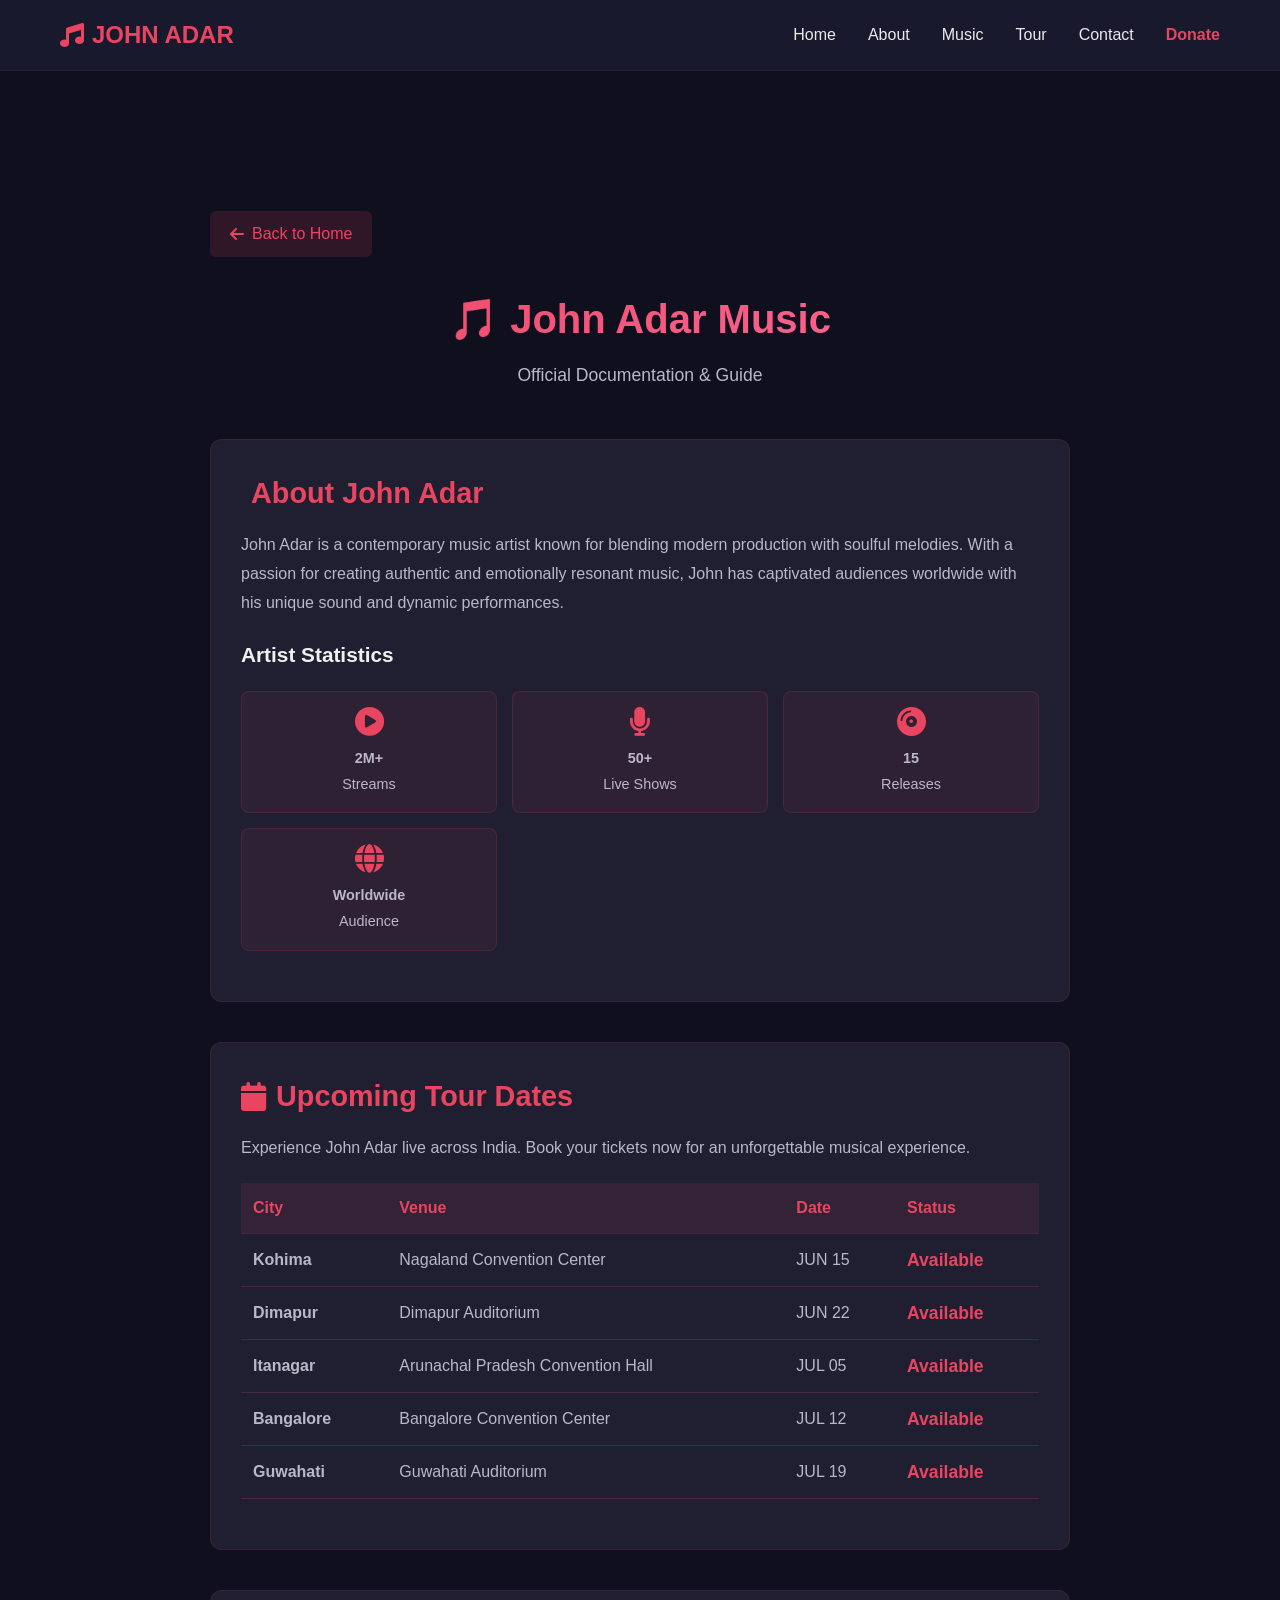
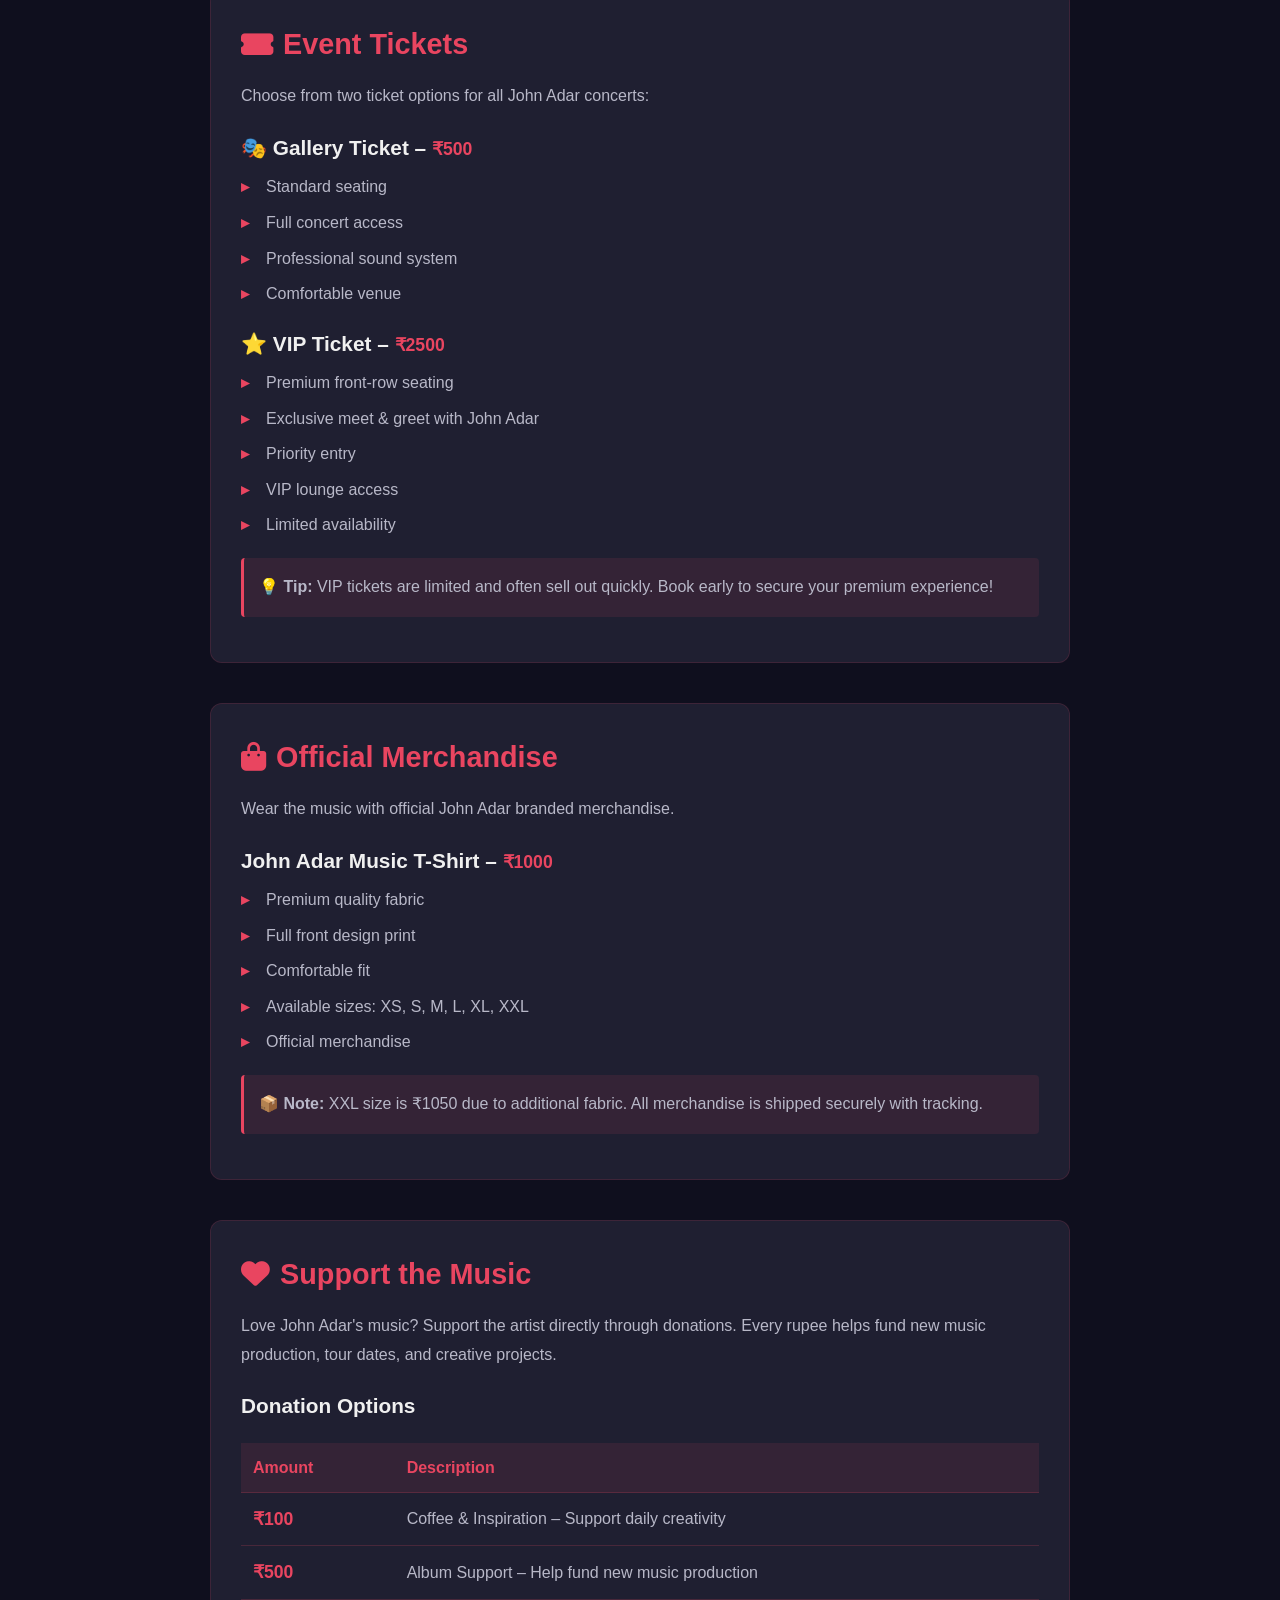
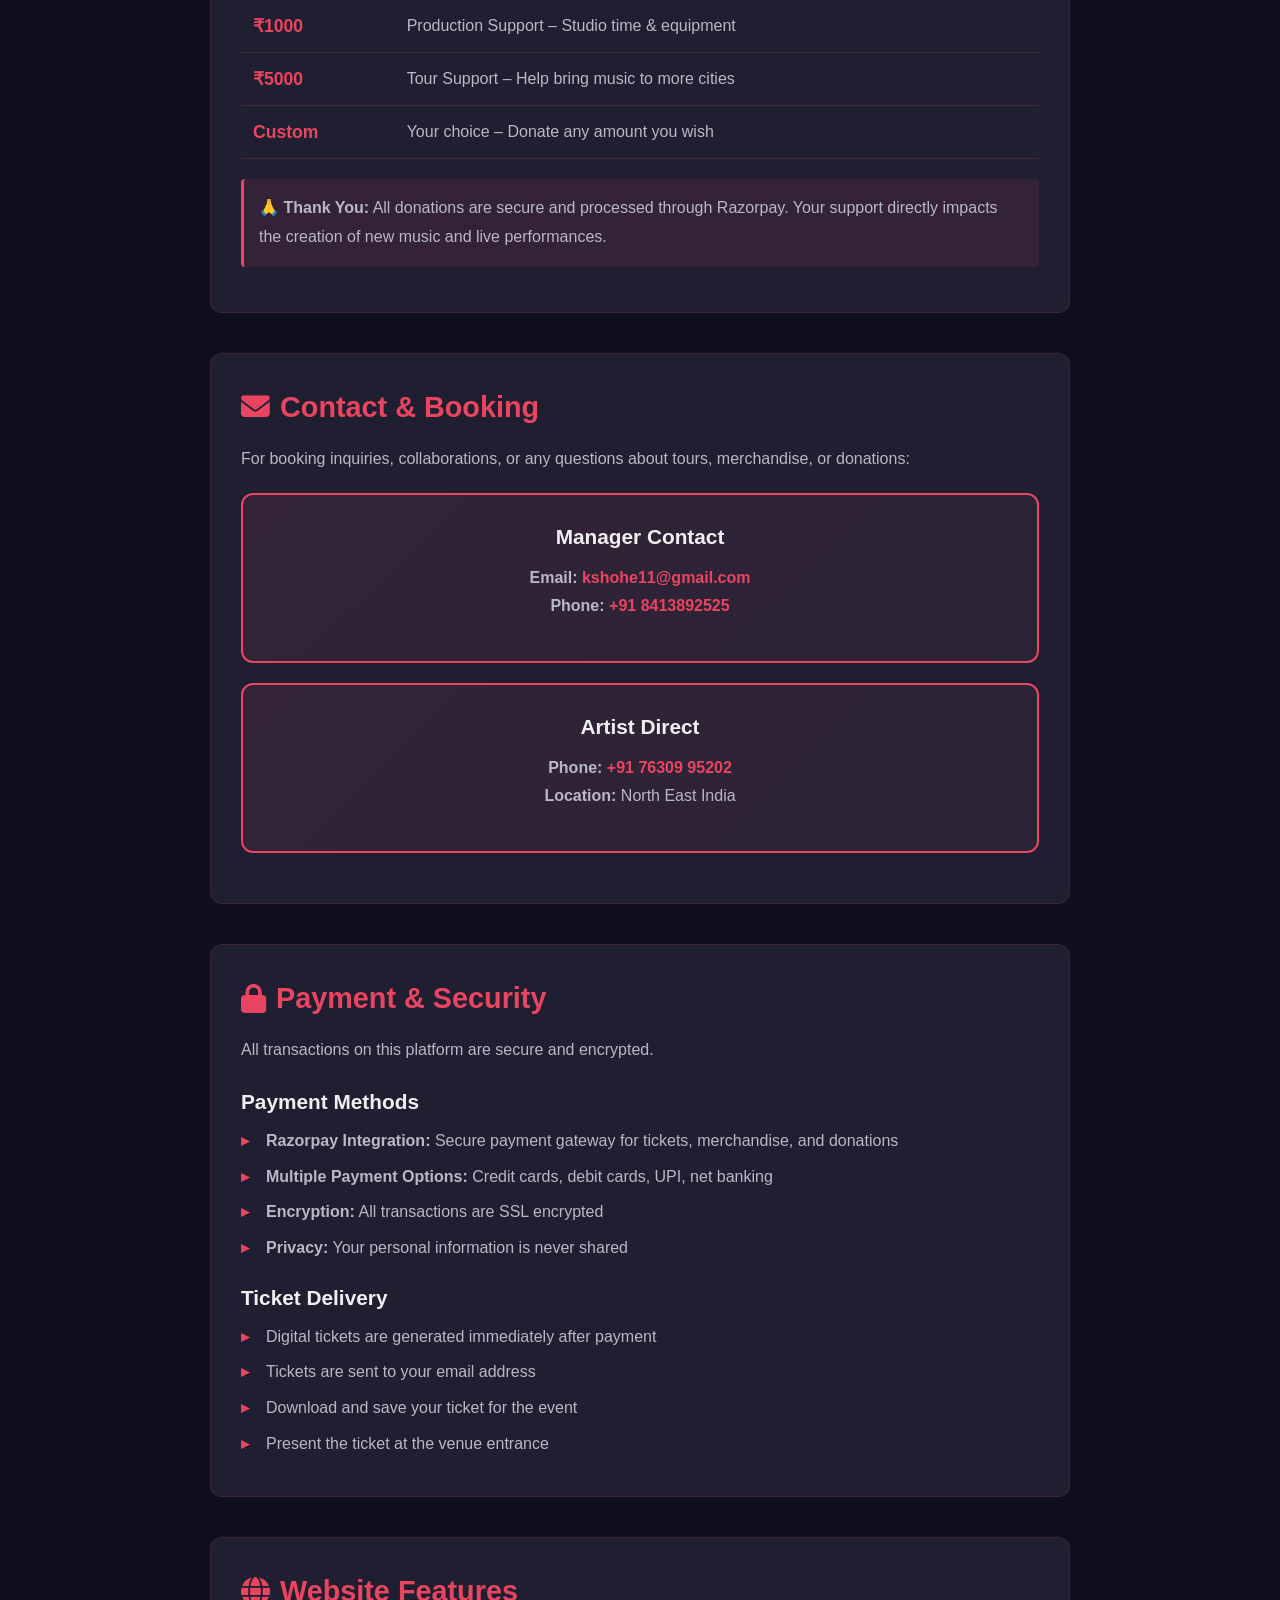
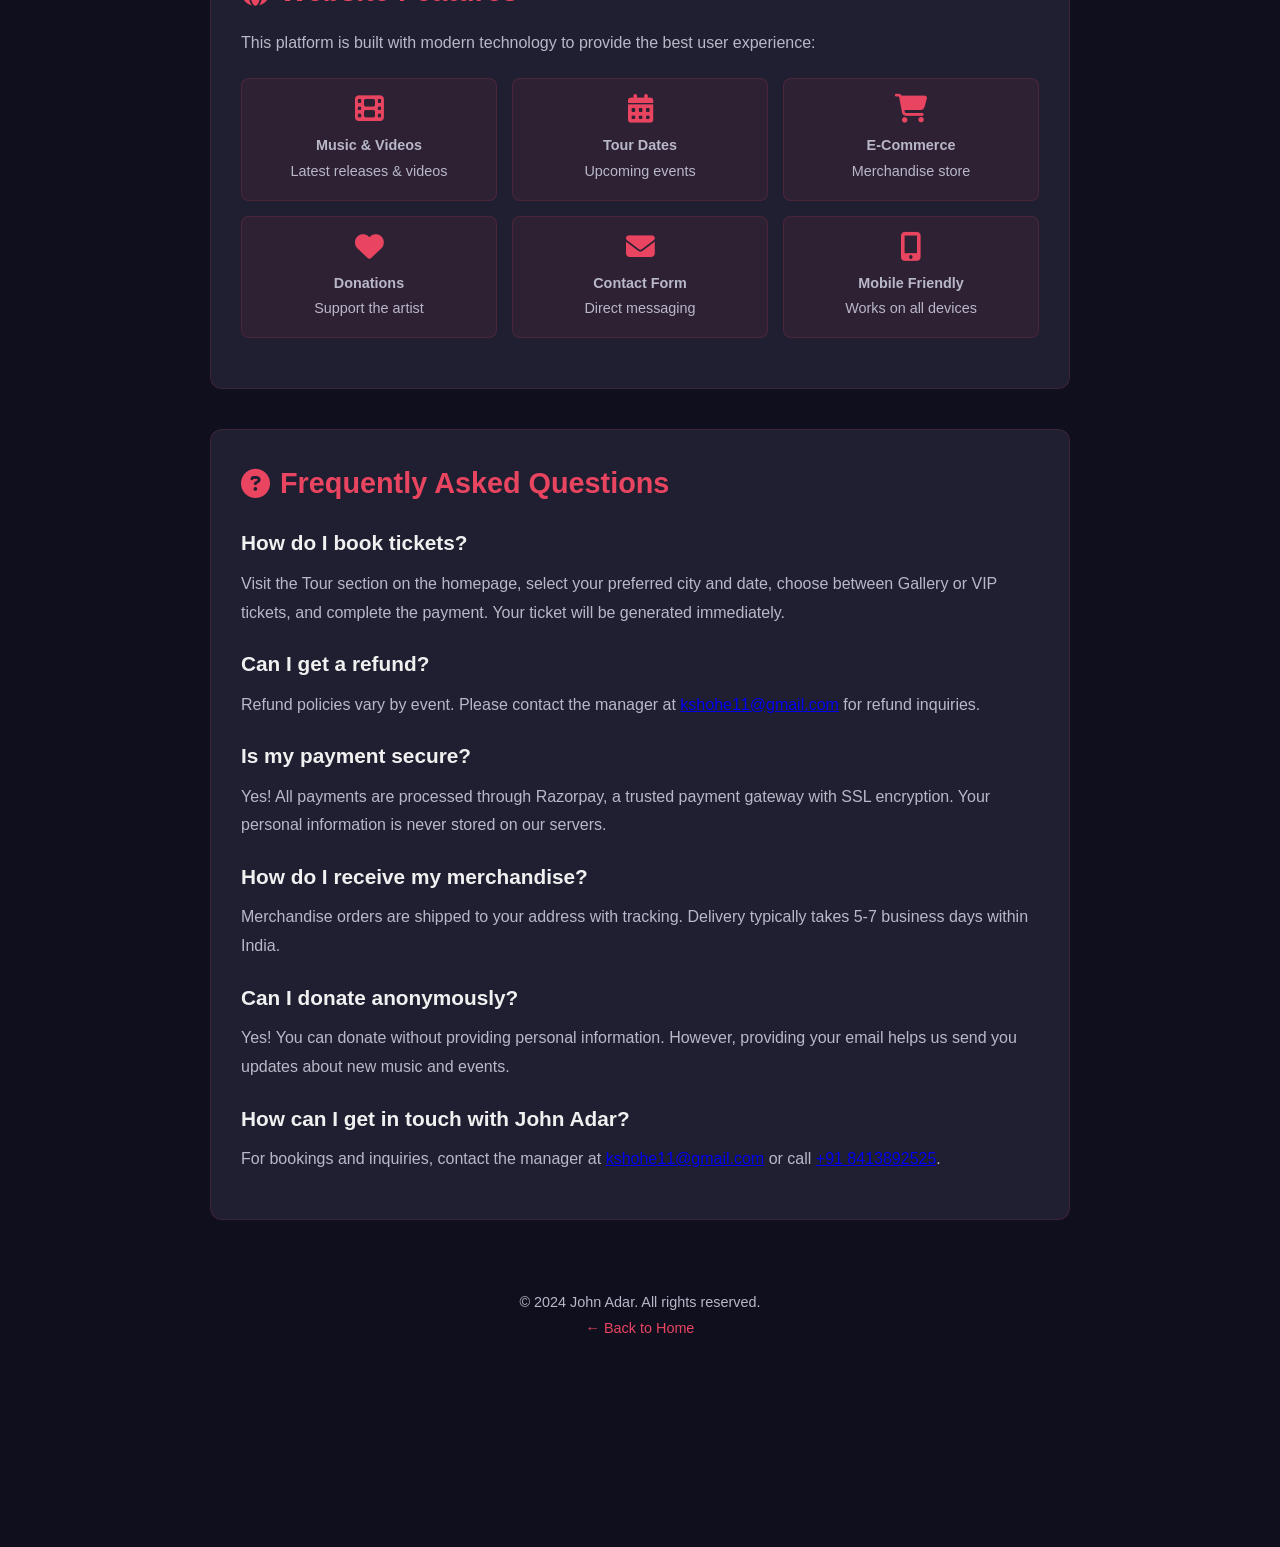
<file: documentation.html>
<!DOCTYPE html>
<html lang="en">
<head>
    <meta charset="UTF-8">
    <meta name="viewport" content="width=device-width, initial-scale=1.0">
    <meta name="description" content="John Adar Music - Official Documentation. Learn about tour dates, tickets, merchandise, and how to support the music.">
    <meta name="keywords" content="John Adar, music artist, documentation, tour dates, tickets, merchandise">
    <meta name="author" content="John Adar">
    <meta property="og:title" content="John Adar Music - Documentation">
    <meta property="og:description" content="Official documentation for John Adar's music platform, tour dates, and merchandise.">
    <meta property="og:type" content="website">
    <link rel="canonical" href="https://johnadar.github.io/John-adar-music/documentation.html">
    <link rel="icon" type="image/x-icon" href="favicon.ico">
    <title>John Adar Music - Documentation</title>
    <link rel="stylesheet" href="styles.css">
    <link rel="stylesheet" href="https://cdnjs.cloudflare.com/ajax/libs/font-awesome/6.4.0/css/all.min.css">
    <style>
        .doc-container {
            max-width: 900px;
            margin: 0 auto;
            padding: 40px 20px;
        }

        .doc-header {
            text-align: center;
            margin-bottom: 50px;
            animation: fadeInUp 0.8s ease-out;
        }

        .doc-header h1 {
            font-size: 2.5rem;
            margin-bottom: 10px;
            background: linear-gradient(135deg, #e94560, #ff6b9d);
            -webkit-background-clip: text;
            -webkit-text-fill-color: transparent;
            background-clip: text;
        }

        .doc-header p {
            color: #b8b8c8;
            font-size: 1.1rem;
        }

        .doc-section {
            margin-bottom: 40px;
            padding: 30px;
            background: rgba(42, 42, 62, 0.6);
            border: 1px solid rgba(233, 69, 96, 0.15);
            border-radius: 12px;
            animation: fadeInUp 0.8s ease-out 0.2s backwards;
        }

        .doc-section h2 {
            font-size: 1.8rem;
            color: #e94560;
            margin-bottom: 15px;
            display: flex;
            align-items: center;
            gap: 10px;
        }

        .doc-section h3 {
            font-size: 1.3rem;
            color: #f0f0f0;
            margin-top: 20px;
            margin-bottom: 10px;
        }

        .doc-section p {
            color: #b8b8c8;
            line-height: 1.8;
            margin-bottom: 15px;
        }

        .doc-section ul {
            list-style: none;
            padding-left: 0;
        }

        .doc-section li {
            color: #b8b8c8;
            margin-bottom: 10px;
            padding-left: 25px;
            position: relative;
        }

        .doc-section li:before {
            content: "▸";
            position: absolute;
            left: 0;
            color: #e94560;
            font-weight: bold;
        }

        .pricing-table {
            width: 100%;
            margin: 20px 0;
            border-collapse: collapse;
        }

        .pricing-table th,
        .pricing-table td {
            padding: 12px;
            text-align: left;
            border-bottom: 1px solid rgba(233, 69, 96, 0.2);
            color: #b8b8c8;
        }

        .pricing-table th {
            background: rgba(233, 69, 96, 0.1);
            color: #e94560;
            font-weight: 600;
        }

        .pricing-table tr:hover {
            background: rgba(233, 69, 96, 0.05);
        }

        .price-highlight {
            color: #e94560;
            font-weight: 700;
            font-size: 1.1rem;
        }

        .feature-grid {
            display: grid;
            grid-template-columns: repeat(auto-fit, minmax(200px, 1fr));
            gap: 15px;
            margin: 20px 0;
        }

        .feature-item {
            padding: 15px;
            background: rgba(233, 69, 96, 0.08);
            border: 1px solid rgba(233, 69, 96, 0.15);
            border-radius: 8px;
            text-align: center;
        }

        .feature-item i {
            font-size: 1.8rem;
            color: #e94560;
            margin-bottom: 10px;
        }

        .feature-item p {
            margin: 0;
            font-size: 0.9rem;
        }

        .contact-box {
            background: linear-gradient(135deg, rgba(233, 69, 96, 0.1), rgba(255, 107, 157, 0.05));
            border: 2px solid #e94560;
            border-radius: 12px;
            padding: 25px;
            margin: 20px 0;
            text-align: center;
        }

        .contact-box h3 {
            margin-top: 0;
        }

        .contact-box a {
            color: #e94560;
            text-decoration: none;
            font-weight: 600;
            transition: all 0.3s ease;
        }

        .contact-box a:hover {
            color: #ff6b9d;
        }

        .back-button {
            display: inline-flex;
            align-items: center;
            gap: 8px;
            padding: 10px 20px;
            background: rgba(233, 69, 96, 0.15);
            color: #e94560;
            text-decoration: none;
            border-radius: 6px;
            transition: all 0.3s ease;
            margin-bottom: 30px;
        }

        .back-button:hover {
            background: rgba(233, 69, 96, 0.25);
            transform: translateX(-4px);
        }

        @media (max-width: 768px) {
            .doc-header h1 {
                font-size: 1.8rem;
            }

            .doc-section {
                padding: 20px;
            }

            .pricing-table th,
            .pricing-table td {
                padding: 8px;
                font-size: 0.9rem;
            }
        }
    </style>
</head>
<body>
    <!-- Navigation -->
    <nav class="navbar">
        <div class="nav-container">
            <div class="nav-logo">
                <i class="fas fa-music"></i> JOHN ADAR
            </div>
            <ul class="nav-menu">
                <li><a href="index.html#home" class="nav-link">Home</a></li>
                <li><a href="index.html#about" class="nav-link">About</a></li>
                <li><a href="index.html#music" class="nav-link">Music</a></li>
                <li><a href="index.html#tour" class="nav-link">Tour</a></li>
                <li><a href="index.html#contact" class="nav-link">Contact</a></li>
                <li><a href="index.html#donate" class="nav-link donate-nav">Donate</a></li>
            </ul>
            <div class="hamburger">
                <span></span>
                <span></span>
                <span></span>
            </div>
        </div>
    </nav>

    <!-- Documentation Content -->
    <section style="padding-top: 100px; background-color: #0f0f1e; min-height: 100vh;">
        <div class="doc-container">
            <a href="index.html" class="back-button">
                <i class="fas fa-arrow-left"></i> Back to Home
            </a>

            <div class="doc-header">
                <h1>🎵 John Adar Music</h1>
                <p>Official Documentation & Guide</p>
            </div>

            <!-- About Section -->
            <div class="doc-section">
                <h2><i class="fas fa-user-music"></i> About John Adar</h2>
                <p>John Adar is a contemporary music artist known for blending modern production with soulful melodies. With a passion for creating authentic and emotionally resonant music, John has captivated audiences worldwide with his unique sound and dynamic performances.</p>
                
                <h3>Artist Statistics</h3>
                <div class="feature-grid">
                    <div class="feature-item">
                        <i class="fas fa-play-circle"></i>
                        <p><strong>2M+</strong><br>Streams</p>
                    </div>
                    <div class="feature-item">
                        <i class="fas fa-microphone"></i>
                        <p><strong>50+</strong><br>Live Shows</p>
                    </div>
                    <div class="feature-item">
                        <i class="fas fa-compact-disc"></i>
                        <p><strong>15</strong><br>Releases</p>
                    </div>
                    <div class="feature-item">
                        <i class="fas fa-globe"></i>
                        <p><strong>Worldwide</strong><br>Audience</p>
                    </div>
                </div>
            </div>

            <!-- Tour Dates Section -->
            <div class="doc-section">
                <h2><i class="fas fa-calendar"></i> Upcoming Tour Dates</h2>
                <p>Experience John Adar live across India. Book your tickets now for an unforgettable musical experience.</p>
                
                <table class="pricing-table">
                    <thead>
                        <tr>
                            <th>City</th>
                            <th>Venue</th>
                            <th>Date</th>
                            <th>Status</th>
                        </tr>
                    </thead>
                    <tbody>
                        <tr>
                            <td><strong>Kohima</strong></td>
                            <td>Nagaland Convention Center</td>
                            <td>JUN 15</td>
                            <td><span class="price-highlight">Available</span></td>
                        </tr>
                        <tr>
                            <td><strong>Dimapur</strong></td>
                            <td>Dimapur Auditorium</td>
                            <td>JUN 22</td>
                            <td><span class="price-highlight">Available</span></td>
                        </tr>
                        <tr>
                            <td><strong>Itanagar</strong></td>
                            <td>Arunachal Pradesh Convention Hall</td>
                            <td>JUL 05</td>
                            <td><span class="price-highlight">Available</span></td>
                        </tr>
                        <tr>
                            <td><strong>Bangalore</strong></td>
                            <td>Bangalore Convention Center</td>
                            <td>JUL 12</td>
                            <td><span class="price-highlight">Available</span></td>
                        </tr>
                        <tr>
                            <td><strong>Guwahati</strong></td>
                            <td>Guwahati Auditorium</td>
                            <td>JUL 19</td>
                            <td><span class="price-highlight">Available</span></td>
                        </tr>
                    </tbody>
                </table>
            </div>

            <!-- Ticket Pricing Section -->
            <div class="doc-section">
                <h2><i class="fas fa-ticket-alt"></i> Event Tickets</h2>
                <p>Choose from two ticket options for all John Adar concerts:</p>
                
                <h3>🎭 Gallery Ticket – <span class="price-highlight">₹500</span></h3>
                <ul>
                    <li>Standard seating</li>
                    <li>Full concert access</li>
                    <li>Professional sound system</li>
                    <li>Comfortable venue</li>
                </ul>

                <h3>⭐ VIP Ticket – <span class="price-highlight">₹2500</span></h3>
                <ul>
                    <li>Premium front-row seating</li>
                    <li>Exclusive meet & greet with John Adar</li>
                    <li>Priority entry</li>
                    <li>VIP lounge access</li>
                    <li>Limited availability</li>
                </ul>

                <p style="margin-top: 20px; padding: 15px; background: rgba(233, 69, 96, 0.1); border-left: 3px solid #e94560; border-radius: 4px;">
                    <strong>💡 Tip:</strong> VIP tickets are limited and often sell out quickly. Book early to secure your premium experience!
                </p>
            </div>

            <!-- Merchandise Section -->
            <div class="doc-section">
                <h2><i class="fas fa-shopping-bag"></i> Official Merchandise</h2>
                <p>Wear the music with official John Adar branded merchandise.</p>
                
                <h3>John Adar Music T-Shirt – <span class="price-highlight">₹1000</span></h3>
                <ul>
                    <li>Premium quality fabric</li>
                    <li>Full front design print</li>
                    <li>Comfortable fit</li>
                    <li>Available sizes: XS, S, M, L, XL, XXL</li>
                    <li>Official merchandise</li>
                </ul>

                <p style="margin-top: 20px; padding: 15px; background: rgba(233, 69, 96, 0.1); border-left: 3px solid #e94560; border-radius: 4px;">
                    <strong>📦 Note:</strong> XXL size is ₹1050 due to additional fabric. All merchandise is shipped securely with tracking.
                </p>
            </div>

            <!-- Donations Section -->
            <div class="doc-section">
                <h2><i class="fas fa-heart"></i> Support the Music</h2>
                <p>Love John Adar's music? Support the artist directly through donations. Every rupee helps fund new music production, tour dates, and creative projects.</p>
                
                <h3>Donation Options</h3>
                <table class="pricing-table">
                    <thead>
                        <tr>
                            <th>Amount</th>
                            <th>Description</th>
                        </tr>
                    </thead>
                    <tbody>
                        <tr>
                            <td><span class="price-highlight">₹100</span></td>
                            <td>Coffee & Inspiration – Support daily creativity</td>
                        </tr>
                        <tr>
                            <td><span class="price-highlight">₹500</span></td>
                            <td>Album Support – Help fund new music production</td>
                        </tr>
                        <tr>
                            <td><span class="price-highlight">₹1000</span></td>
                            <td>Production Support – Studio time & equipment</td>
                        </tr>
                        <tr>
                            <td><span class="price-highlight">₹5000</span></td>
                            <td>Tour Support – Help bring music to more cities</td>
                        </tr>
                        <tr>
                            <td><span class="price-highlight">Custom</span></td>
                            <td>Your choice – Donate any amount you wish</td>
                        </tr>
                    </tbody>
                </table>

                <p style="margin-top: 20px; padding: 15px; background: rgba(233, 69, 96, 0.1); border-left: 3px solid #e94560; border-radius: 4px;">
                    <strong>🙏 Thank You:</strong> All donations are secure and processed through Razorpay. Your support directly impacts the creation of new music and live performances.
                </p>
            </div>

            <!-- Contact Section -->
            <div class="doc-section">
                <h2><i class="fas fa-envelope"></i> Contact & Booking</h2>
                <p>For booking inquiries, collaborations, or any questions about tours, merchandise, or donations:</p>
                
                <div class="contact-box">
                    <h3>Manager Contact</h3>
                    <p>
                        <strong>Email:</strong> <a href="mailto:kshohe11@gmail.com">kshohe11@gmail.com</a><br>
                        <strong>Phone:</strong> <a href="tel:+918413892525">+91 8413892525</a>
                    </p>
                </div>

                <div class="contact-box">
                    <h3>Artist Direct</h3>
                    <p>
                        <strong>Phone:</strong> <a href="tel:+917630995202">+91 76309 95202</a><br>
                        <strong>Location:</strong> North East India
                    </p>
                </div>
            </div>

            <!-- Payment & Security Section -->
            <div class="doc-section">
                <h2><i class="fas fa-lock"></i> Payment & Security</h2>
                <p>All transactions on this platform are secure and encrypted.</p>
                
                <h3>Payment Methods</h3>
                <ul>
                    <li><strong>Razorpay Integration:</strong> Secure payment gateway for tickets, merchandise, and donations</li>
                    <li><strong>Multiple Payment Options:</strong> Credit cards, debit cards, UPI, net banking</li>
                    <li><strong>Encryption:</strong> All transactions are SSL encrypted</li>
                    <li><strong>Privacy:</strong> Your personal information is never shared</li>
                </ul>

                <h3>Ticket Delivery</h3>
                <ul>
                    <li>Digital tickets are generated immediately after payment</li>
                    <li>Tickets are sent to your email address</li>
                    <li>Download and save your ticket for the event</li>
                    <li>Present the ticket at the venue entrance</li>
                </ul>
            </div>

            <!-- Website Features Section -->
            <div class="doc-section">
                <h2><i class="fas fa-globe"></i> Website Features</h2>
                <p>This platform is built with modern technology to provide the best user experience:</p>
                
                <div class="feature-grid">
                    <div class="feature-item">
                        <i class="fas fa-film"></i>
                        <p><strong>Music & Videos</strong><br>Latest releases & videos</p>
                    </div>
                    <div class="feature-item">
                        <i class="fas fa-calendar-alt"></i>
                        <p><strong>Tour Dates</strong><br>Upcoming events</p>
                    </div>
                    <div class="feature-item">
                        <i class="fas fa-shopping-cart"></i>
                        <p><strong>E-Commerce</strong><br>Merchandise store</p>
                    </div>
                    <div class="feature-item">
                        <i class="fas fa-heart"></i>
                        <p><strong>Donations</strong><br>Support the artist</p>
                    </div>
                    <div class="feature-item">
                        <i class="fas fa-envelope"></i>
                        <p><strong>Contact Form</strong><br>Direct messaging</p>
                    </div>
                    <div class="feature-item">
                        <i class="fas fa-mobile-alt"></i>
                        <p><strong>Mobile Friendly</strong><br>Works on all devices</p>
                    </div>
                </div>
            </div>

            <!-- FAQ Section -->
            <div class="doc-section">
                <h2><i class="fas fa-question-circle"></i> Frequently Asked Questions</h2>
                
                <h3>How do I book tickets?</h3>
                <p>Visit the Tour section on the homepage, select your preferred city and date, choose between Gallery or VIP tickets, and complete the payment. Your ticket will be generated immediately.</p>

                <h3>Can I get a refund?</h3>
                <p>Refund policies vary by event. Please contact the manager at <a href="mailto:kshohe11@gmail.com">kshohe11@gmail.com</a> for refund inquiries.</p>

                <h3>Is my payment secure?</h3>
                <p>Yes! All payments are processed through Razorpay, a trusted payment gateway with SSL encryption. Your personal information is never stored on our servers.</p>

                <h3>How do I receive my merchandise?</h3>
                <p>Merchandise orders are shipped to your address with tracking. Delivery typically takes 5-7 business days within India.</p>

                <h3>Can I donate anonymously?</h3>
                <p>Yes! You can donate without providing personal information. However, providing your email helps us send you updates about new music and events.</p>

                <h3>How can I get in touch with John Adar?</h3>
                <p>For bookings and inquiries, contact the manager at <a href="mailto:kshohe11@gmail.com">kshohe11@gmail.com</a> or call <a href="tel:+918413892525">+91 8413892525</a>.</p>
            </div>

            <!-- Footer Info -->
            <div class="doc-section" style="text-align: center; border: none; background: transparent;">
                <p style="color: #b8b8c8; font-size: 0.9rem;">
                    © 2024 John Adar. All rights reserved.<br>
                    <a href="index.html" style="color: #e94560; text-decoration: none;">← Back to Home</a>
                </p>
            </div>
        </div>
    </section>

    <script src="script.js"></script>
</body>
</html>
</file>
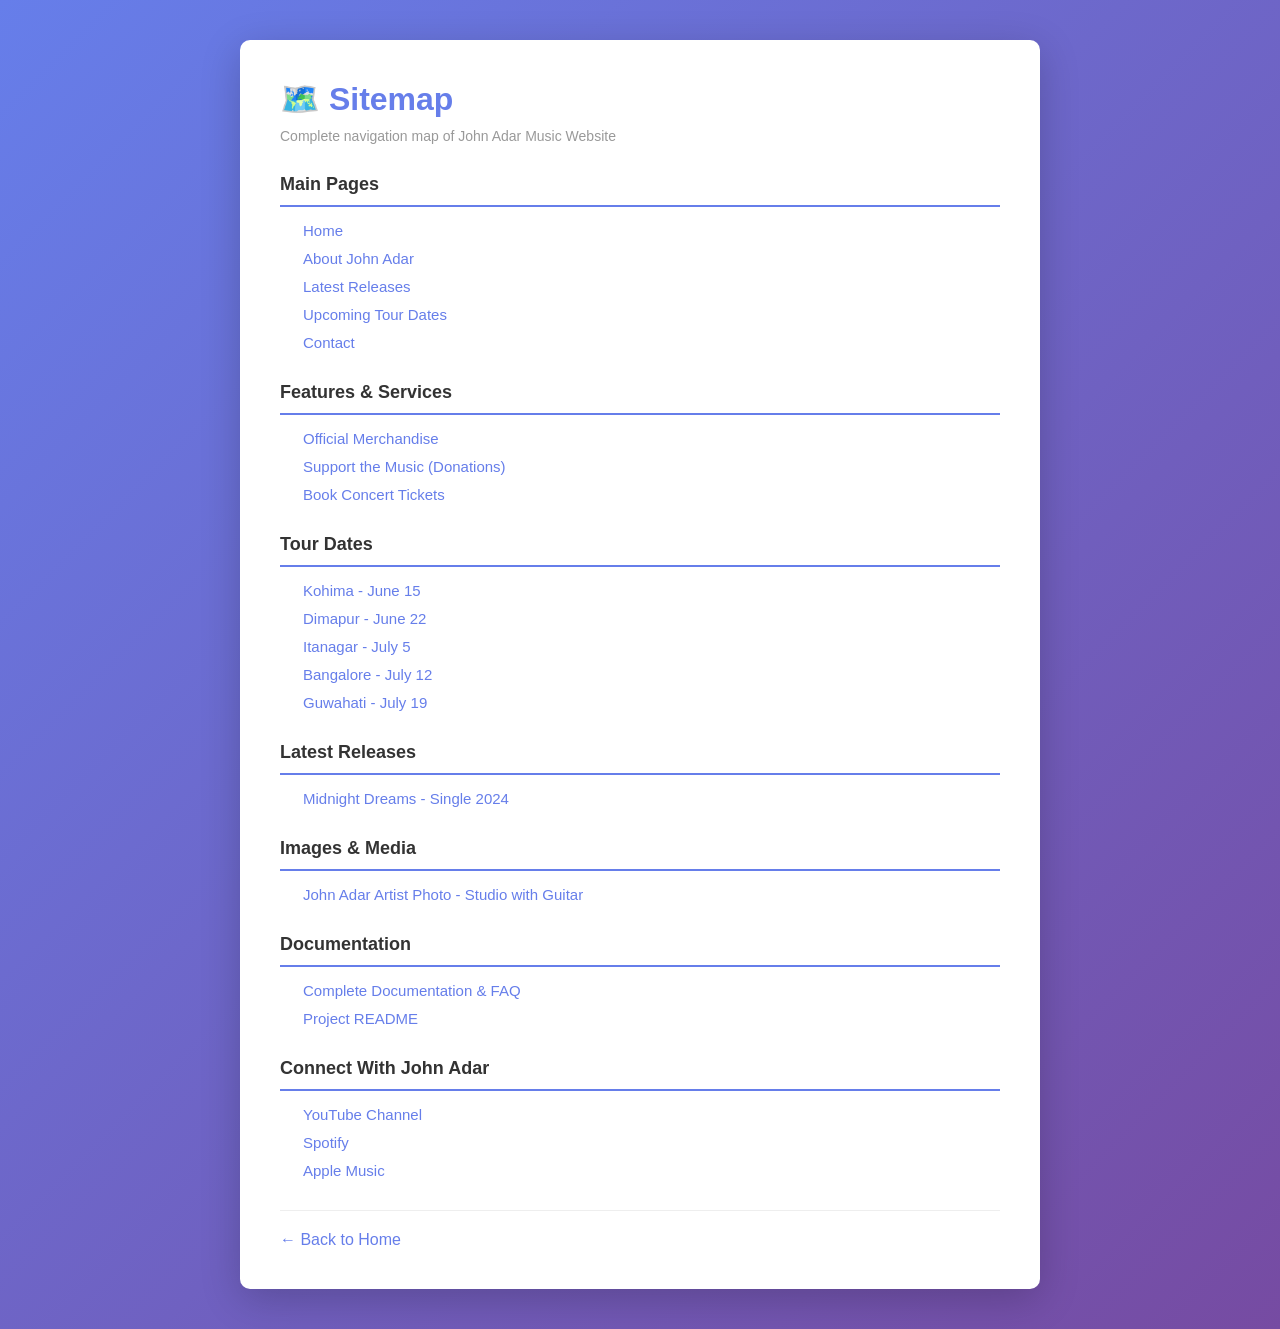
<file: sitemap.html>
<!DOCTYPE html>
<html lang="en">
<head>
    <meta charset="UTF-8">
    <meta name="viewport" content="width=device-width, initial-scale=1.0">
    <meta name="description" content="Sitemap for John Adar Music Website - Navigate all pages and sections">
    <meta name="robots" content="index, follow">
    <title>Sitemap - John Adar Music</title>
    <style>
        * {
            margin: 0;
            padding: 0;
            box-sizing: border-box;
        }
        
        body {
            font-family: 'Segoe UI', Tahoma, Geneva, Verdana, sans-serif;
            background: linear-gradient(135deg, #667eea 0%, #764ba2 100%);
            min-height: 100vh;
            padding: 40px 20px;
        }
        
        .container {
            max-width: 800px;
            margin: 0 auto;
            background: white;
            border-radius: 10px;
            padding: 40px;
            box-shadow: 0 10px 40px rgba(0, 0, 0, 0.2);
        }
        
        h1 {
            color: #667eea;
            margin-bottom: 10px;
            font-size: 32px;
        }
        
        .subtitle {
            color: #999;
            margin-bottom: 30px;
            font-size: 14px;
        }
        
        .sitemap-section {
            margin-bottom: 30px;
        }
        
        .section-title {
            color: #333;
            font-size: 18px;
            font-weight: bold;
            margin-bottom: 15px;
            padding-bottom: 10px;
            border-bottom: 2px solid #667eea;
        }
        
        .sitemap-links {
            list-style: none;
        }
        
        .sitemap-links li {
            margin-bottom: 10px;
        }
        
        .sitemap-links a {
            color: #667eea;
            text-decoration: none;
            font-size: 15px;
            transition: all 0.3s ease;
            display: inline-flex;
            align-items: center;
        }
        
        .sitemap-links a:hover {
            color: #764ba2;
            transform: translateX(5px);
        }
        
        .sitemap-links a::before {
            content: "→";
            margin-right: 8px;
            opacity: 0;
            transition: opacity 0.3s ease;
        }
        
        .sitemap-links a:hover::before {
            opacity: 1;
        }
        
        .back-link {
            margin-top: 30px;
            padding-top: 20px;
            border-top: 1px solid #eee;
        }
        
        .back-link a {
            color: #667eea;
            text-decoration: none;
            font-weight: 500;
        }
        
        .back-link a:hover {
            text-decoration: underline;
        }
    </style>
</head>
<body>
    <div class="container">
        <h1>🗺️ Sitemap</h1>
        <p class="subtitle">Complete navigation map of John Adar Music Website</p>
        
        <!-- Main Pages -->
        <div class="sitemap-section">
            <h2 class="section-title">Main Pages</h2>
            <ul class="sitemap-links">
                <li><a href="https://johnadar.github.io/John-adar-music/">Home</a></li>
                <li><a href="https://johnadar.github.io/John-adar-music/#about">About John Adar</a></li>
                <li><a href="https://johnadar.github.io/John-adar-music/#music">Latest Releases</a></li>
                <li><a href="https://johnadar.github.io/John-adar-music/#tour">Upcoming Tour Dates</a></li>
                <li><a href="https://johnadar.github.io/John-adar-music/#contact">Contact</a></li>
            </ul>
        </div>
        
        <!-- Features -->
        <div class="sitemap-section">
            <h2 class="section-title">Features & Services</h2>
            <ul class="sitemap-links">
                <li><a href="https://johnadar.github.io/John-adar-music/#merchandise-section">Official Merchandise</a></li>
                <li><a href="https://johnadar.github.io/John-adar-music/#donate">Support the Music (Donations)</a></li>
                <li><a href="https://johnadar.github.io/John-adar-music/#tour">Book Concert Tickets</a></li>
            </ul>
        </div>
        
        <!-- Tour Dates -->
        <div class="sitemap-section">
            <h2 class="section-title">Tour Dates</h2>
            <ul class="sitemap-links">
                <li><a href="https://johnadar.github.io/John-adar-music/#tour">Kohima - June 15</a></li>
                <li><a href="https://johnadar.github.io/John-adar-music/#tour">Dimapur - June 22</a></li>
                <li><a href="https://johnadar.github.io/John-adar-music/#tour">Itanagar - July 5</a></li>
                <li><a href="https://johnadar.github.io/John-adar-music/#tour">Bangalore - July 12</a></li>
                <li><a href="https://johnadar.github.io/John-adar-music/#tour">Guwahati - July 19</a></li>
            </ul>
        </div>
        
        <!-- Music & Releases -->
        <div class="sitemap-section">
            <h2 class="section-title">Latest Releases</h2>
            <ul class="sitemap-links">
                <li><a href="https://johnadar.github.io/John-adar-music/#music">Midnight Dreams - Single 2024</a></li>
            </ul>
        </div>
        
        <!-- Images & Media -->
        <div class="sitemap-section">
            <h2 class="section-title">Images & Media</h2>
            <ul class="sitemap-links">
                <li><a href="https://johnadar.github.io/John-adar-music/john-adar-artist.jpg">John Adar Artist Photo - Studio with Guitar</a></li>
            </ul>
        </div>
        
        <!-- Documentation -->
        <div class="sitemap-section">
            <h2 class="section-title">Documentation</h2>
            <ul class="sitemap-links">
                <li><a href="https://johnadar.github.io/John-adar-music/documentation.html">Complete Documentation & FAQ</a></li>
                <li><a href="https://johnadar.github.io/John-adar-music/README.md">Project README</a></li>
            </ul>
        </div>
        
        <!-- Social & External Links -->
        <div class="sitemap-section">
            <h2 class="section-title">Connect With John Adar</h2>
            <ul class="sitemap-links">
                <li><a href="https://www.youtube.com/watch?v=GHZkeHmLhh4" target="_blank">YouTube Channel</a></li>
                <li><a href="https://www.spotify.com" target="_blank">Spotify</a></li>
                <li><a href="https://www.apple.com/music/" target="_blank">Apple Music</a></li>
            </ul>
        </div>
        
        <!-- Back to Home -->
        <div class="back-link">
            <a href="https://johnadar.github.io/John-adar-music/">← Back to Home</a>
        </div>
    </div>
</body>
</html>
</file>
<file: styles.css>
* {
    margin: 0;
    padding: 0;
    box-sizing: border-box;
}

:root {
    --primary-color: #1a1a2e;
    --secondary-color: #16213e;
    --accent-color: #e94560;
    --text-color: #eaeaea;
    --light-text: #b0b0b0;
    --white: #ffffff;
}

html {
    scroll-behavior: smooth;
}

body {
    font-family: 'Segoe UI', Tahoma, Geneva, Verdana, sans-serif;
    background-color: var(--primary-color);
    color: var(--text-color);
    line-height: 1.6;
}

.container {
    max-width: 1200px;
    margin: 0 auto;
    padding: 0 20px;
}

/* Navigation */
.navbar {
    background-color: rgba(26, 26, 46, 0.95);
    backdrop-filter: blur(10px);
    padding: 1rem 0;
    position: sticky;
    top: 0;
    z-index: 1000;
    border-bottom: 1px solid rgba(233, 69, 96, 0.1);
}

.nav-container {
    max-width: 1200px;
    margin: 0 auto;
    padding: 0 20px;
    display: flex;
    justify-content: space-between;
    align-items: center;
}

.nav-logo {
    font-size: 1.5rem;
    font-weight: bold;
    color: var(--accent-color);
    display: flex;
    align-items: center;
    gap: 0.5rem;
}

.nav-menu {
    display: flex;
    list-style: none;
    gap: 2rem;
}

.nav-link {
    color: var(--text-color);
    text-decoration: none;
    transition: color 0.3s ease;
    font-weight: 500;
}

.nav-link:hover {
    color: var(--accent-color);
}

.hamburger {
    display: none;
    flex-direction: column;
    cursor: pointer;
}

.hamburger span {
    width: 25px;
    height: 3px;
    background-color: var(--text-color);
    margin: 5px 0;
    transition: 0.3s;
}

/* Hero Section */
.hero {
    min-height: 100vh;
    display: flex;
    align-items: center;
    justify-content: center;
    position: relative;
    overflow: hidden;
}

.hero-background {
    position: absolute;
    top: 0;
    left: 0;
    width: 100%;
    height: 100%;
    background: linear-gradient(135deg, #667eea 0%, #764ba2 100%);
    opacity: 0.1;
    z-index: -1;
}

.hero-content {
    text-align: center;
    z-index: 1;
    animation: fadeInUp 1s ease-out;
}

.hero-title {
    font-size: 4rem;
    font-weight: bold;
    margin-bottom: 1rem;
    background: linear-gradient(135deg, var(--accent-color), #ff6b9d);
    -webkit-background-clip: text;
    -webkit-text-fill-color: transparent;
    background-clip: text;
}

.hero-subtitle {
    font-size: 1.5rem;
    color: var(--light-text);
    margin-bottom: 2rem;
}

.hero-video-container {
    max-width: 800px;
    margin: 2rem auto;
    border-radius: 10px;
    overflow: hidden;
    box-shadow: 0 10px 40px rgba(233, 69, 96, 0.3);
    animation: fadeInUp 1s ease-out 0.2s backwards;
}

.hero-video-container iframe {
    display: block;
    border-radius: 10px;
}

.hero-buttons {
    display: flex;
    gap: 1rem;
    justify-content: center;
    flex-wrap: wrap;
}

/* Buttons */
.btn {
    padding: 0.75rem 2rem;
    border: none;
    border-radius: 5px;
    font-size: 1rem;
    font-weight: 600;
    cursor: pointer;
    transition: all 0.3s ease;
    text-transform: uppercase;
    letter-spacing: 1px;
}

.btn-primary {
    background-color: var(--accent-color);
    color: var(--white);
}

.btn-primary:hover {
    background-color: #ff6b9d;
    transform: translateY(-2px);
    box-shadow: 0 10px 20px rgba(233, 69, 96, 0.3);
}

.btn-secondary {
    background-color: transparent;
    color: var(--accent-color);
    border: 2px solid var(--accent-color);
}

.btn-secondary:hover {
    background-color: var(--accent-color);
    color: var(--white);
    transform: translateY(-2px);
}

/* Appointment Section */
.hero-appointment {
    margin-top: 2rem;
    text-align: center;
    animation: fadeInUp 1s ease-out 0.4s backwards;
}

.appointment-label {
    font-size: 0.9rem;
    color: var(--light-text);
    margin-bottom: 0.5rem;
    text-transform: uppercase;
    letter-spacing: 1px;
}

.appointment-phone {
    display: inline-flex;
    align-items: center;
    gap: 0.5rem;
    padding: 0.75rem 1.5rem;
    background: linear-gradient(135deg, var(--accent-color), #ff6b9d);
    color: var(--white);
    text-decoration: none;
    border-radius: 50px;
    font-weight: 600;
    font-size: 1.1rem;
    transition: all 0.3s ease;
    box-shadow: 0 5px 15px rgba(233, 69, 96, 0.3);
}

.appointment-phone:hover {
    transform: scale(1.05) translateY(-2px);
    box-shadow: 0 10px 25px rgba(233, 69, 96, 0.4);
}

.appointment-phone i {
    font-size: 1.2rem;
}

/* Hero Appointment & Donate Container */
.hero-appointment-donate {
    margin-top: 2rem;
    display: flex;
    gap: 2rem;
    justify-content: center;
    flex-wrap: wrap;
    animation: fadeInUp 1s ease-out 0.4s backwards;
}

.hero-donate {
    text-align: center;
}

.hero-donate-buttons {
    display: flex;
    gap: 0.8rem;
    justify-content: center;
    flex-wrap: wrap;
}

.donate-btn-small {
    padding: 0.6rem 1rem;
    background: linear-gradient(135deg, var(--accent-color), #ff6b9d);
    color: var(--white);
    border: none;
    border-radius: 25px;
    font-size: 0.9rem;
    font-weight: 600;
    cursor: pointer;
    transition: all 0.3s ease;
    box-shadow: 0 4px 12px rgba(233, 69, 96, 0.3);
}

.donate-btn-small:hover {
    transform: translateY(-3px);
    box-shadow: 0 8px 20px rgba(233, 69, 96, 0.5);
}

.donate-btn-small:active {
    transform: translateY(-1px);
}

/* Sections */
section {
    padding: 80px 0;
}

.section-title {
    font-size: 2.5rem;
    text-align: center;
    margin-bottom: 3rem;
    color: var(--white);
}

/* About Section */
.about {
    background-color: var(--secondary-color);
}

.about-content {
    display: grid;
    grid-template-columns: 1fr 1fr;
    gap: 3rem;
    align-items: center;
}

.about-text p {
    margin-bottom: 1.5rem;
    color: var(--light-text);
    line-height: 1.8;
}

.about-stats {
    display: grid;
    grid-template-columns: repeat(3, 1fr);
    gap: 2rem;
}

.stat {
    text-align: center;
    padding: 2rem;
    background: rgba(233, 69, 96, 0.1);
    border-radius: 10px;
    border: 1px solid rgba(233, 69, 96, 0.2);
}

.stat h3 {
    font-size: 2rem;
    color: var(--accent-color);
    margin-bottom: 0.5rem;
}

.stat p {
    color: var(--light-text);
}

/* Music Section */
.music {
    background-color: var(--primary-color);
}

.music-grid {
    display: grid;
    grid-template-columns: repeat(auto-fit, minmax(250px, 1fr));
    gap: 2rem;
}

.music-card {
    background: rgba(22, 33, 62, 0.5);
    border: 1px solid rgba(233, 69, 96, 0.2);
    border-radius: 10px;
    padding: 1.5rem;
    text-align: center;
    transition: all 0.3s ease;
    cursor: pointer;
}

.music-card:hover {
    transform: translateY(-10px);
    border-color: var(--accent-color);
    box-shadow: 0 10px 30px rgba(233, 69, 96, 0.2);
}

.album-cover {
    width: 100%;
    aspect-ratio: 1;
    border-radius: 8px;
    margin-bottom: 1rem;
    box-shadow: 0 5px 15px rgba(0, 0, 0, 0.3);
}

.video-container {
    width: 100%;
    border-radius: 8px;
    margin-bottom: 1rem;
    overflow: hidden;
    box-shadow: 0 5px 15px rgba(0, 0, 0, 0.3);
}

.video-container iframe {
    display: block;
    border-radius: 8px;
}

.music-video-card {
    background: rgba(22, 33, 62, 0.8) !important;
}

.music-card h3 {
    font-size: 1.3rem;
    margin-bottom: 0.5rem;
    color: var(--white);
}

.album-artist {
    color: var(--light-text);
    font-size: 0.9rem;
    margin-bottom: 1rem;
}

.music-links {
    display: flex;
    gap: 1rem;
    justify-content: center;
}

.music-link {
    width: 40px;
    height: 40px;
    display: flex;
    align-items: center;
    justify-content: center;
    background: rgba(233, 69, 96, 0.2);
    border-radius: 50%;
    color: var(--accent-color);
    text-decoration: none;
    transition: all 0.3s ease;
}

.music-link:hover {
    background: var(--accent-color);
    color: var(--white);
    transform: scale(1.1);
}

/* Tour Section */
.tour {
    background-color: var(--secondary-color);
}

.tour-list {
    display: grid;
    gap: 1.5rem;
}

.tour-card {
    display: flex;
    gap: 2rem;
    background: rgba(26, 26, 46, 0.5);
    border: 1px solid rgba(233, 69, 96, 0.2);
    border-radius: 10px;
    padding: 2rem;
    transition: all 0.3s ease;
}

.tour-card:hover {
    border-color: var(--accent-color);
    box-shadow: 0 10px 30px rgba(233, 69, 96, 0.2);
}

.tour-date {
    display: flex;
    flex-direction: column;
    align-items: center;
    justify-content: center;
    min-width: 80px;
    background: linear-gradient(135deg, var(--accent-color), #ff6b9d);
    border-radius: 8px;
    padding: 1rem;
    color: var(--white);
}

.tour-date .month {
    font-size: 0.8rem;
    font-weight: bold;
    letter-spacing: 1px;
}

.tour-date .day {
    font-size: 1.8rem;
    font-weight: bold;
}

.tour-info {
    flex: 1;
    display: flex;
    flex-direction: column;
    justify-content: center;
}

.tour-info h3 {
    font-size: 1.3rem;
    margin-bottom: 0.3rem;
    color: var(--white);
}

.tour-info p {
    color: var(--light-text);
    margin-bottom: 1rem;
}

.tour-btn {
    align-self: flex-start;
    padding: 0.5rem 1.5rem;
    background-color: var(--accent-color);
    color: var(--white);
    border: none;
    border-radius: 5px;
    cursor: pointer;
    text-decoration: none;
    transition: all 0.3s ease;
    font-weight: 600;
}

.tour-btn:hover {
    background-color: #ff6b9d;
    transform: translateX(5px);
}

/* Contact Section */
.contact {
    background-color: var(--primary-color);
}

.contact-content {
    display: grid;
    grid-template-columns: 1fr 1fr;
    gap: 3rem;
    margin-bottom: 3rem;
}

.contact-info {
    display: flex;
    flex-direction: column;
    gap: 2rem;
}

.info-item {
    display: flex;
    gap: 1.5rem;
    align-items: flex-start;
}

.info-item i {
    font-size: 1.5rem;
    color: var(--accent-color);
    margin-top: 0.5rem;
}

.info-item h3 {
    color: var(--white);
    margin-bottom: 0.3rem;
}

.info-item p {
    color: var(--light-text);
}

.contact-form {
    display: flex;
    flex-direction: column;
    gap: 1rem;
}

.contact-form input,
.contact-form textarea {
    padding: 1rem;
    background-color: rgba(22, 33, 62, 0.5);
    border: 1px solid rgba(233, 69, 96, 0.2);
    border-radius: 5px;
    color: var(--text-color);
    font-family: inherit;
    transition: all 0.3s ease;
}

.contact-form input:focus,
.contact-form textarea:focus {
    outline: none;
    border-color: var(--accent-color);
    box-shadow: 0 0 10px rgba(233, 69, 96, 0.2);
}

.contact-form input::placeholder,
.contact-form textarea::placeholder {
    color: var(--light-text);
}

.social-links {
    display: flex;
    gap: 1.5rem;
    justify-content: center;
    flex-wrap: wrap;
}

.social-icon {
    width: 50px;
    height: 50px;
    display: flex;
    align-items: center;
    justify-content: center;
    background: rgba(233, 69, 96, 0.2);
    border-radius: 50%;
    color: var(--accent-color);
    text-decoration: none;
    font-size: 1.2rem;
    transition: all 0.3s ease;
}

.social-icon:hover {
    background: var(--accent-color);
    color: var(--white);
    transform: translateY(-5px);
}

/* Footer */
.footer {
    background-color: rgba(22, 33, 62, 0.8);
    border-top: 1px solid rgba(233, 69, 96, 0.1);
    padding: 2rem 0;
    text-align: center;
}

.footer .container {
    display: flex;
    justify-content: space-between;
    align-items: center;
    flex-wrap: wrap;
    gap: 1rem;
}

.footer-links {
    display: flex;
    gap: 2rem;
}

.footer-links a {
    color: var(--light-text);
    text-decoration: none;
    transition: color 0.3s ease;
}

.footer-links a:hover {
    color: var(--accent-color);
}

/* Donate Section */
.donate {
    background-color: var(--secondary-color);
    padding: 5rem 0;
}

.donate-subtitle {
    text-align: center;
    color: var(--light-text);
    font-size: 1.1rem;
    margin-bottom: 3rem;
}

.donate-content {
    display: flex;
    flex-direction: column;
    gap: 3rem;
    align-items: center;
}

.donate-options {
    display: grid;
    grid-template-columns: repeat(auto-fit, minmax(120px, 1fr));
    gap: 1.5rem;
    width: 100%;
    max-width: 600px;
}

.donate-btn {
    padding: 1.2rem 1.5rem;
    background: linear-gradient(135deg, var(--accent-color), #ff6b9d);
    color: var(--white);
    border: none;
    border-radius: 8px;
    font-size: 1.1rem;
    font-weight: 600;
    cursor: pointer;
    transition: all 0.3s ease;
    box-shadow: 0 5px 15px rgba(233, 69, 96, 0.3);
}

.donate-btn:hover {
    transform: translateY(-5px);
    box-shadow: 0 10px 25px rgba(233, 69, 96, 0.5);
}

.donate-btn:active {
    transform: translateY(-2px);
}

.donate-custom {
    display: flex;
    gap: 1rem;
    width: 100%;
    max-width: 500px;
    flex-wrap: wrap;
    justify-content: center;
}

.donate-custom input {
    flex: 1;
    min-width: 200px;
    padding: 1rem;
    background-color: rgba(22, 33, 62, 0.5);
    border: 2px solid rgba(233, 69, 96, 0.3);
    border-radius: 8px;
    color: var(--text-color);
    font-size: 1rem;
    transition: all 0.3s ease;
}

.donate-custom input:focus {
    outline: none;
    border-color: var(--accent-color);
    box-shadow: 0 0 15px rgba(233, 69, 96, 0.3);
}

.donate-custom input::placeholder {
    color: var(--light-text);
}

.donate-nav {
    color: var(--accent-color) !important;
    font-weight: 600;
}

.merch-btn {
    padding: 0.6rem 1.2rem;
    background: linear-gradient(135deg, var(--accent-color), #ff6b9d);
    color: var(--white);
    border: none;
    border-radius: 25px;
    font-size: 0.9rem;
    font-weight: 600;
    cursor: pointer;
    transition: all 0.3s ease;
    box-shadow: 0 4px 12px rgba(233, 69, 96, 0.3);
}

.merch-btn:hover {
    transform: translateY(-3px);
    box-shadow: 0 8px 20px rgba(233, 69, 96, 0.5);
}

.hero-merch-image {
    width: 100%;
    max-width: 300px;
    height: auto;
    border-radius: 12px;
    cursor: pointer;
    transition: all 0.3s ease;
    box-shadow: 0 8px 25px rgba(233, 69, 96, 0.3);
}

.hero-merch-image:hover {
    transform: scale(1.05);
    box-shadow: 0 12px 35px rgba(233, 69, 96, 0.5);
}

/* Merchandise Section */
.merchandise {
    background-color: var(--primary-color);
    padding: 5rem 0;
}

.merchandise-subtitle {
    text-align: center;
    color: var(--light-text);
    font-size: 1.1rem;
    margin-bottom: 3rem;
}

.merchandise-grid {
    display: grid;
    grid-template-columns: repeat(auto-fit, minmax(250px, 1fr));
    gap: 2rem;
}

.merchandise-card {
    background: rgba(22, 33, 62, 0.6);
    border: 1px solid rgba(233, 69, 96, 0.2);
    border-radius: 12px;
    padding: 1.5rem;
    text-align: center;
    transition: all 0.3s ease;
}

.merchandise-card:hover {
    border-color: var(--accent-color);
    box-shadow: 0 10px 30px rgba(233, 69, 96, 0.2);
    transform: translateY(-5px);
}

.merch-color {
    width: 100%;
    aspect-ratio: 1;
    border-radius: 10px;
    display: flex;
    align-items: center;
    justify-content: center;
    margin-bottom: 1.5rem;
    box-shadow: 0 5px 15px rgba(0, 0, 0, 0.3);
}

.merch-logo {
    width: 120px;
    height: 120px;
    object-fit: contain;
}

.merchandise-card h3 {
    font-size: 1.3rem;
    color: var(--white);
    margin-bottom: 0.5rem;
}

.merch-price {
    font-size: 1.5rem;
    font-weight: 700;
    color: var(--accent-color);
    margin-bottom: 1.5rem;
}

.size-selector {
    display: flex;
    gap: 0.5rem;
    justify-content: center;
    flex-wrap: wrap;
}

.size-btn {
    padding: 0.5rem 0.8rem;
    background-color: rgba(233, 69, 96, 0.2);
    color: var(--accent-color);
    border: 1px solid rgba(233, 69, 96, 0.5);
    border-radius: 5px;
    cursor: pointer;
    font-weight: 600;
    transition: all 0.2s ease;
    font-size: 0.85rem;
}

.size-btn:hover {
    background-color: var(--accent-color);
    color: var(--white);
    transform: scale(1.05);
}

.size-btn:active {
    transform: scale(0.98);
}

/* Premium T-Shirt Card */
.premium-card {
    position: relative;
    border: 2px solid var(--accent-color) !important;
    background: linear-gradient(135deg, rgba(233, 69, 96, 0.1), rgba(255, 107, 157, 0.05)) !important;
}

.premium-card:hover {
    border-color: #ff6b9d !important;
    box-shadow: 0 15px 40px rgba(233, 69, 96, 0.3) !important;
}

.premium-badge {
    position: absolute;
    top: 10px;
    right: 10px;
    background: linear-gradient(135deg, var(--accent-color), #ff6b9d);
    color: var(--white);
    padding: 0.4rem 0.8rem;
    border-radius: 20px;
    font-size: 0.75rem;
    font-weight: 700;
    letter-spacing: 1px;
    z-index: 10;
}

.premium-tshirt-img {
    width: 100%;
    height: 250px;
    object-fit: cover;
    border-radius: 10px;
    margin-bottom: 1.5rem;
    box-shadow: 0 8px 20px rgba(0, 0, 0, 0.4);
}

.premium-desc {
    color: var(--light-text);
    font-size: 0.9rem;
    margin-bottom: 1rem;
    font-style: italic;
}

/* Animations */
@keyframes fadeInUp {
    from {
        opacity: 0;
        transform: translateY(30px);
    }
    to {
        opacity: 1;
        transform: translateY(0);
    }
}

/* Responsive Design */
@media (max-width: 768px) {
    .nav-menu {
        display: none;
    }

    .hamburger {
        display: flex;
    }

    .hero-title {
        font-size: 2.5rem;
    }

    .hero-subtitle {
        font-size: 1rem;
    }

    .hero-video-container {
        max-width: 100%;
        height: auto;
    }

    .hero-video-container iframe {
        height: 300px;
    }

    .section-title {
        font-size: 2rem;
    }

    .about-content {
        grid-template-columns: 1fr;
    }

    .about-stats {
        grid-template-columns: 1fr;
    }

    .music-grid {
        grid-template-columns: repeat(auto-fit, minmax(200px, 1fr));
    }

    .tour-card {
        flex-direction: column;
        align-items: center;
        text-align: center;
    }

    .tour-info {
        align-items: center;
    }

    .tour-btn {
        align-self: center;
    }

    .contact-content {
        grid-template-columns: 1fr;
    }

    .footer .container {
        flex-direction: column;
    }
}

@media (max-width: 480px) {
    .hero-title {
        font-size: 2rem;
    }

    .music-grid {
        grid-template-columns: 1fr;
    }

    .about-stats {
        grid-template-columns: 1fr;
    }

    .social-links {
        gap: 1rem;
    }

    .social-icon {
        width: 40px;
        height: 40px;
        font-size: 1rem;
    }
}
</file>
